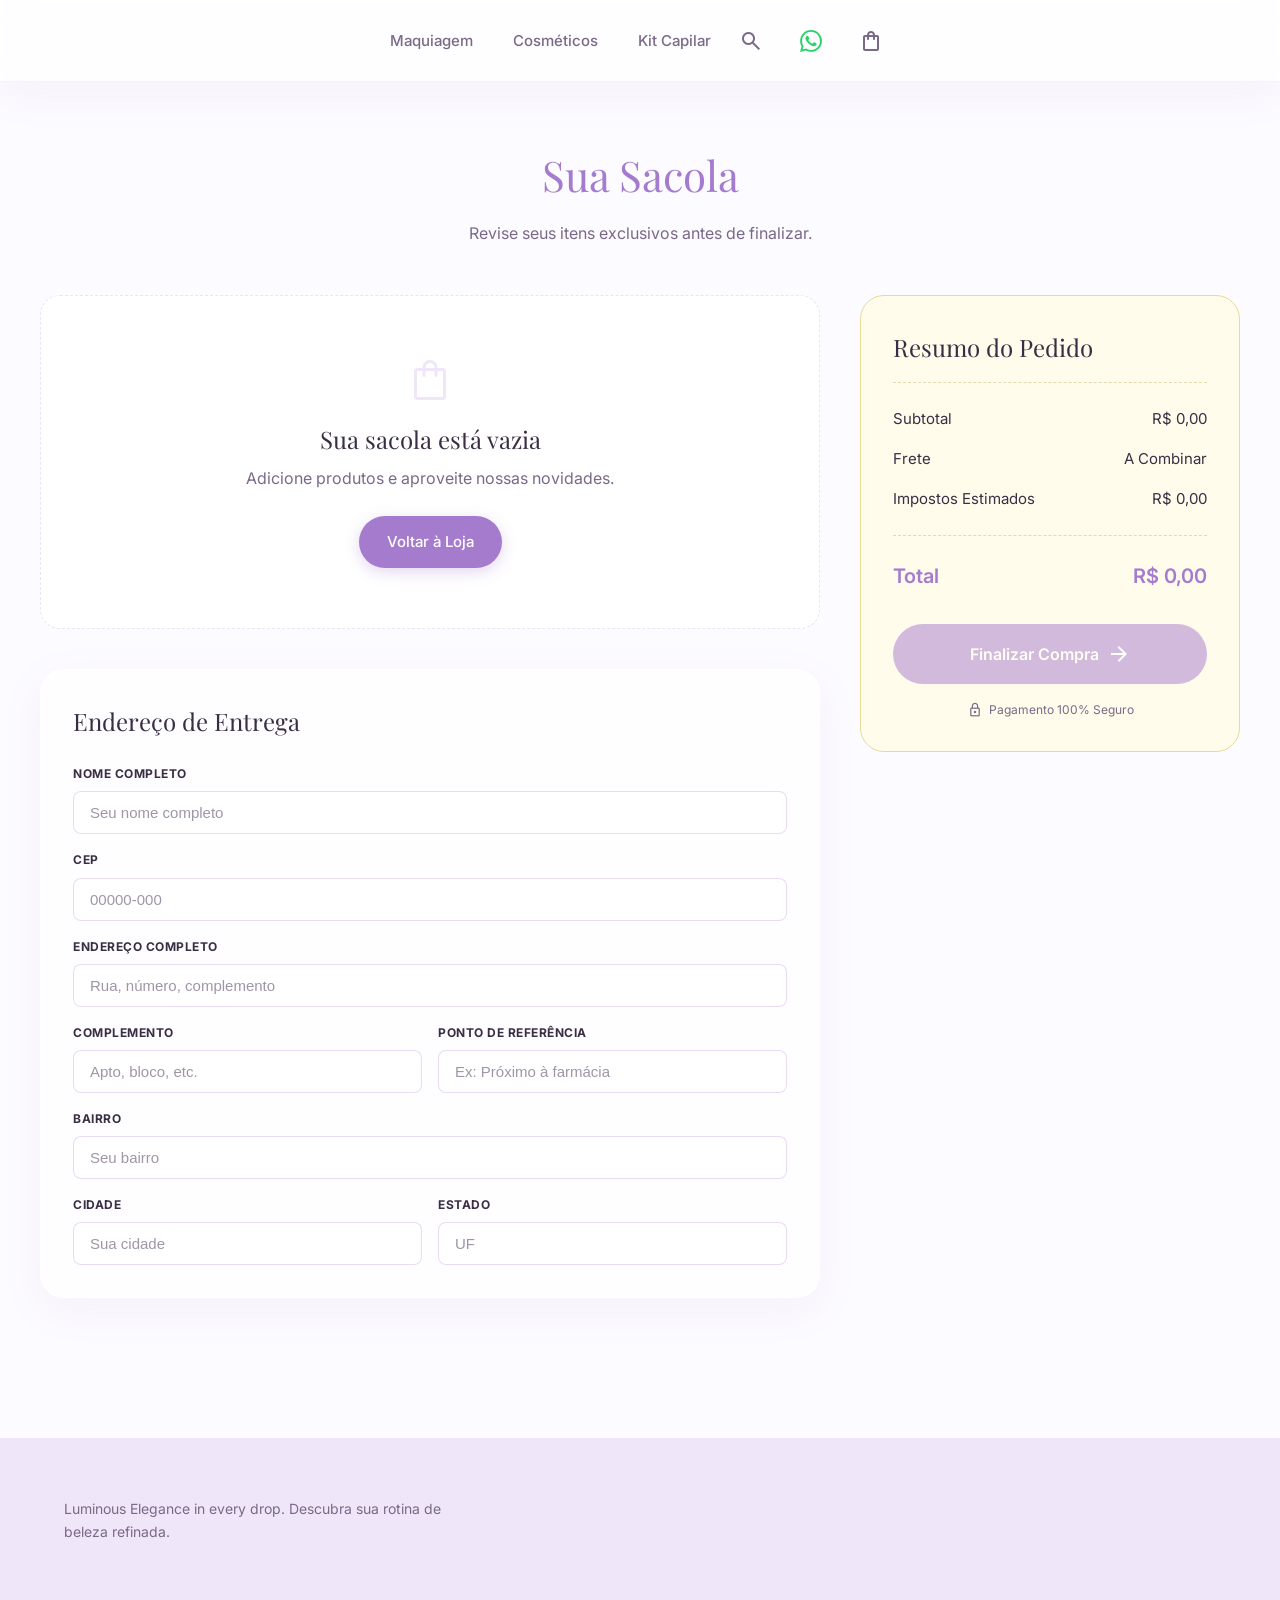
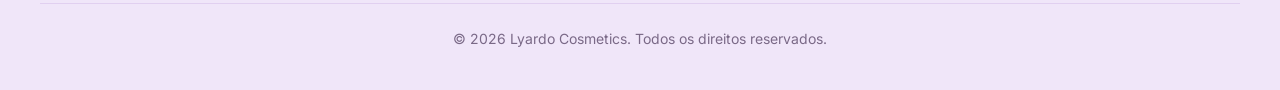
<file: cart.html>
<!DOCTYPE html>
<html lang="pt-BR">
<head>
    <meta charset="utf-8">
    <meta name="viewport" content="width=device-width, initial-scale=1.0">
    <title>Sua Sacola - Lyardo Cosmetics</title>
    
    <!-- Icons -->
    <link href="https://fonts.googleapis.com/css2?family=Material+Symbols+Outlined:wght,FILL@100..700,0..1&display=swap" rel="stylesheet">
    
    <!-- CSS -->
    <link rel="stylesheet" href="assets/css/style.css">
    <link rel="stylesheet" href="assets/css/cart.css">
</head>
<body>

    <!-- Header -->
    <header class="header glass">
        <div class="container header-inner">
            <nav class="nav-links">
                <a href="index.html" class="nav-link">Maquiagem</a>
                <a href="cosmeticos.html" class="nav-link">Cosméticos</a>
                <a href="kit-capilar.html" class="nav-link">Kit Capilar</a>
            </nav>
            <div class="header-actions">
                <button class="icon-btn"><span class="material-symbols-outlined">search</span></button>
                <a href="https://wa.me/5545988127886" target="_blank" rel="noopener noreferrer" title="Suporte via WhatsApp" class="icon-btn whatsapp-btn">
                    <svg xmlns="http://www.w3.org/2000/svg" viewBox="0 0 24 24" width="22" height="22" fill="currentColor"><path d="M17.472 14.382c-.297-.149-1.758-.867-2.03-.967-.273-.099-.471-.148-.67.15-.197.297-.767.966-.94 1.164-.173.199-.347.223-.644.075-.297-.15-1.255-.463-2.39-1.475-.883-.788-1.48-1.761-1.653-2.059-.173-.297-.018-.458.13-.606.134-.133.298-.347.446-.52.149-.174.198-.298.298-.497.099-.198.05-.371-.025-.52-.075-.149-.669-1.612-.916-2.207-.242-.579-.487-.5-.669-.51-.173-.008-.371-.01-.57-.01-.198 0-.52.074-.792.372-.272.297-1.04 1.016-1.04 2.479 0 1.462 1.065 2.875 1.213 3.074.149.198 2.096 3.2 5.077 4.487.709.306 1.262.489 1.694.625.712.227 1.36.195 1.871.118.571-.085 1.758-.719 2.006-1.413.248-.694.248-1.289.173-1.413-.074-.124-.272-.198-.57-.347m-5.421 7.403h-.004a9.87 9.87 0 01-5.031-1.378l-.361-.214-3.741.982.998-3.648-.235-.374a9.86 9.86 0 01-1.51-5.26c.001-5.45 4.436-9.884 9.888-9.884 2.64 0 5.122 1.03 6.988 2.898a9.825 9.825 0 012.893 6.994c-.003 5.45-4.437 9.884-9.885 9.884m8.413-18.297A11.815 11.815 0 0012.05 0C5.495 0 .16 5.335.157 11.892c0 2.096.547 4.142 1.588 5.945L.057 24l6.305-1.654a11.882 11.882 0 005.683 1.448h.005c6.554 0 11.89-5.335 11.893-11.893a11.821 11.821 0 00-3.48-8.413z"/></svg>
                </a>
                <a href="cart.html" class="cart-wrapper icon-btn">
                    <span class="material-symbols-outlined">shopping_bag</span>
                    <span class="cart-badge" id="cart-count">0</span>
                </a>
            </div>
        </div>
    </header>

    <main class="container cart-section">
        
        <div class="cart-header">
            <h1 class="cart-title serif">Sua Sacola</h1>
            <p class="cart-subtitle">Revise seus itens exclusivos antes de finalizar.</p>
        </div>

        <div class="cart-layout">
            
            <div class="cart-left-col" style="flex: 1; display: flex; flex-direction: column; gap: 40px;">
                <!-- Items -->
                <div class="cart-items-container" id="cart-items-container">
                    <!-- Rendered via JS -->
                </div>

                <!-- Address Form -->
                <div class="checkout-form-container glass" style="padding: 32px; border-radius: 24px;">
                    <h2 class="serif" style="font-size: 24px; color: var(--c-text-main); margin-bottom: 24px;">Endereço de Entrega</h2>
                    <form id="checkout-form" class="checkout-form">
                        <div class="form-group">
                            <label for="f-nome">NOME COMPLETO</label>
                            <input type="text" id="f-nome" required placeholder="Seu nome completo">
                        </div>
                        <div class="form-group">
                            <label for="f-cep">CEP</label>
                            <input type="text" id="f-cep" required placeholder="00000-000">
                        </div>
                        <div class="form-group">
                            <label for="f-endereco">ENDEREÇO COMPLETO</label>
                            <input type="text" id="f-endereco" required placeholder="Rua, número, complemento">
                        </div>
                        <div class="form-row">
                            <div class="form-group half">
                                <label for="f-complemento">COMPLEMENTO</label>
                                <input type="text" id="f-complemento" placeholder="Apto, bloco, etc.">
                            </div>
                            <div class="form-group half">
                                <label for="f-referencia">PONTO DE REFERÊNCIA</label>
                                <input type="text" id="f-referencia" placeholder="Ex: Próximo à farmácia">
                            </div>
                        </div>
                        <div class="form-group">
                            <label for="f-bairro">BAIRRO</label>
                            <input type="text" id="f-bairro" required placeholder="Seu bairro">
                        </div>
                        <div class="form-row">
                            <div class="form-group half">
                                <label for="f-cidade">CIDADE</label>
                                <input type="text" id="f-cidade" required placeholder="Sua cidade">
                            </div>
                            <div class="form-group half">
                                <label for="f-estado">ESTADO</label>
                                <input type="text" id="f-estado" required placeholder="UF">
                            </div>
                        </div>
                    </form>
                </div>
            </div>

            <!-- Summary -->
            <aside class="cart-sidebar">
                <div class="summary-card">
                    <h2 class="summary-title serif">Resumo do Pedido</h2>
                    
                    <div class="summary-row">
                        <span>Subtotal</span>
                        <span id="subtotal-display">R$ 0,00</span>
                    </div>
                    
                    <div class="summary-row">
                        <span>Frete</span>
                        <span>A Combinar</span>
                    </div>
                    
                    <div class="summary-row">
                        <span>Impostos Estimados</span>
                        <span id="tax-display">R$ 0,00</span>
                    </div>

                    <div class="summary-row total">
                        <span>Total</span>
                        <span id="total-display">R$ 0,00</span>
                    </div>

                    <button class="btn-checkout" id="checkout-btn">
                        Finalizar Compra
                        <span class="material-symbols-outlined">arrow_forward</span>
                    </button>

                    <p class="secure-msg">
                        <span class="material-symbols-outlined" style="font-size: 16px;">lock</span>
                        Pagamento 100% Seguro
                    </p>
                </div>
            </aside>
            
        </div>
    </main>

    <!-- Footer -->
    <footer class="footer">
        <div class="container footer-grid">
            <div class="footer-brand">
                <h3 class="logo">Lyardo Cosmetics</h3>
                <p>Luminous Elegance in every drop. Descubra sua rotina de beleza refinada.</p>
            </div>
            <!-- Outras colunas... omitidas para brevidade -->
        </div>
        <div class="container footer-bottom">
            &copy; 2026 Lyardo Cosmetics. Todos os direitos reservados.
        </div>
    </footer>

    <!-- Toast Container -->
    <div class="toast-container" id="toast-container"></div>

    <!-- Scripts -->
<script src="assets/js/script.js"></script>
<script src="assets/js/cart-store.js"></script>
<script src="assets/js/cart.js"></script>
</body>
</html>
</file>
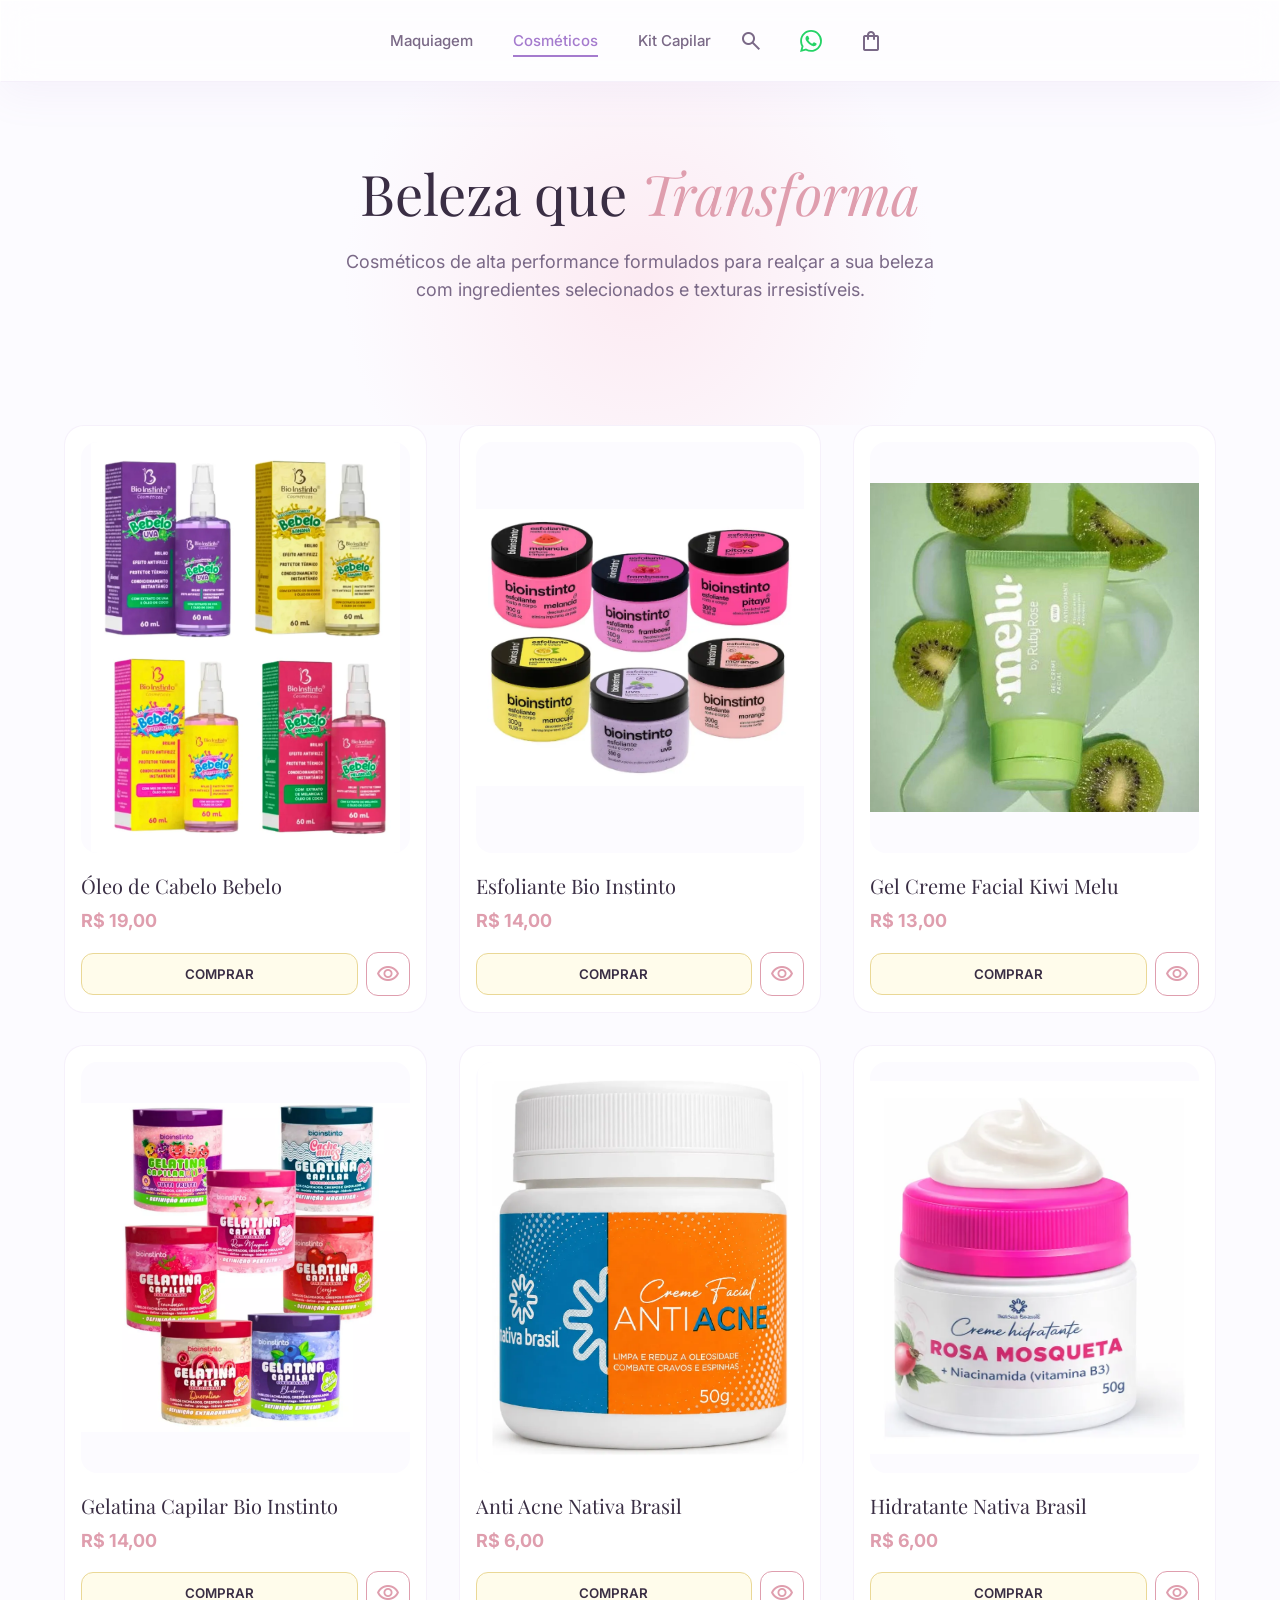
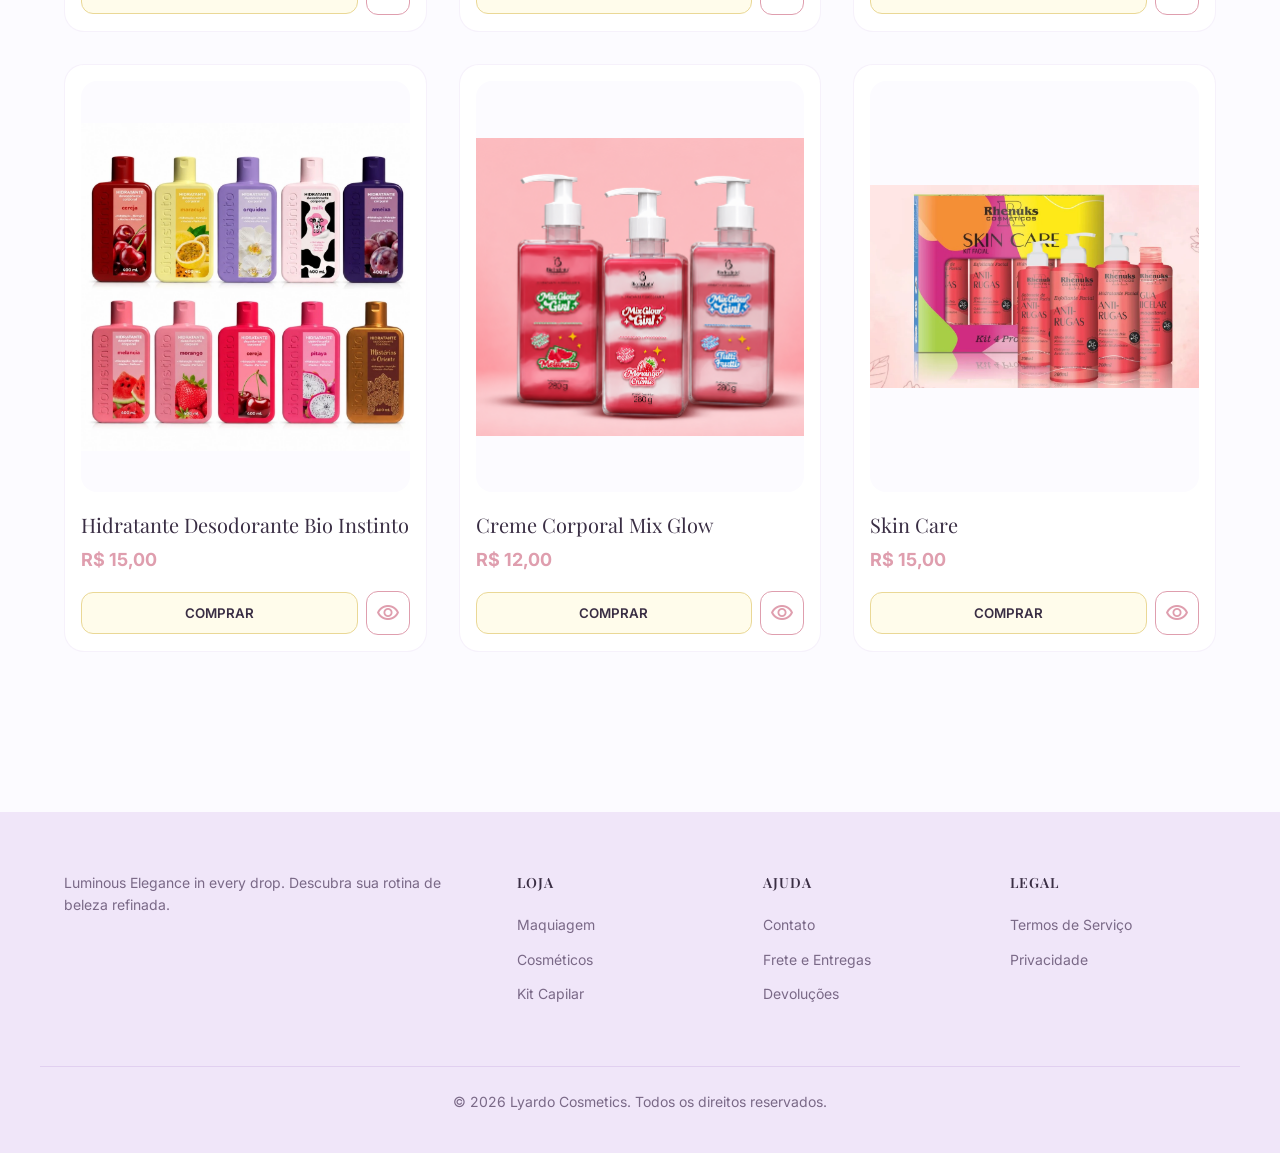
<file: cosmeticos.html>
﻿<!DOCTYPE html>
<html lang="pt-BR">
<head>
    <meta charset="utf-8">
    <meta name="viewport" content="width=device-width, initial-scale=1.0">
    <title>Cosméticos - Lyardo Cosmetics</title>
    <link href="https://fonts.googleapis.com/css2?family=Material+Symbols+Outlined:wght,FILL@100..700,0..1&display=swap" rel="stylesheet">
    <link rel="stylesheet" href="assets/css/style.css">
    <link rel="stylesheet" href="assets/css/index.css">
</head>
<body>

    <!-- Header -->
    <header class="header glass">
        <div class="container header-inner">
            <nav class="nav-links">
                <a href="index.html" class="nav-link">Maquiagem</a>
                <a href="cosmeticos.html" class="nav-link active">Cosméticos</a>
                <a href="kit-capilar.html" class="nav-link">Kit Capilar</a>
            </nav>
            <div class="header-actions">
                <button class="icon-btn"><span class="material-symbols-outlined">search</span></button>
                <a href="https://wa.me/5545988127886" target="_blank" rel="noopener noreferrer" title="Suporte via WhatsApp" class="icon-btn whatsapp-btn">
                    <svg xmlns="http://www.w3.org/2000/svg" viewBox="0 0 24 24" width="22" height="22" fill="currentColor"><path d="M17.472 14.382c-.297-.149-1.758-.867-2.03-.967-.273-.099-.471-.148-.67.15-.197.297-.767.966-.94 1.164-.173.199-.347.223-.644.075-.297-.15-1.255-.463-2.39-1.475-.883-.788-1.48-1.761-1.653-2.059-.173-.297-.018-.458.13-.606.134-.133.298-.347.446-.52.149-.174.198-.298.298-.497.099-.198.05-.371-.025-.52-.075-.149-.669-1.612-.916-2.207-.242-.579-.487-.5-.669-.51-.173-.008-.371-.01-.57-.01-.198 0-.52.074-.792.372-.272.297-1.04 1.016-1.04 2.479 0 1.462 1.065 2.875 1.213 3.074.149.198 2.096 3.2 5.077 4.487.709.306 1.262.489 1.694.625.712.227 1.36.195 1.871.118.571-.085 1.758-.719 2.006-1.413.248-.694.248-1.289.173-1.413-.074-.124-.272-.198-.57-.347m-5.421 7.403h-.004a9.87 9.87 0 01-5.031-1.378l-.361-.214-3.741.982.998-3.648-.235-.374a9.86 9.86 0 01-1.51-5.26c.001-5.45 4.436-9.884 9.888-9.884 2.64 0 5.122 1.03 6.988 2.898a9.825 9.825 0 012.893 6.994c-.003 5.45-4.437 9.884-9.885 9.884m8.413-18.297A11.815 11.815 0 0012.05 0C5.495 0 .16 5.335.157 11.892c0 2.096.547 4.142 1.588 5.945L.057 24l6.305-1.654a11.882 11.882 0 005.683 1.448h.005c6.554 0 11.89-5.335 11.893-11.893a11.821 11.821 0 00-3.48-8.413z"/></svg>
                </a>
                <a href="cart.html" class="cart-wrapper icon-btn">
                    <span class="material-symbols-outlined">shopping_bag</span>
                    <span class="cart-badge" id="cart-count">0</span>
                </a>
            </div>
        </div>
    </header>

    <main class="container">
        <!-- Hero -->
        <section class="hero">
            <div class="hero-bg-glow" style="background: radial-gradient(circle, rgba(252, 210, 223, 0.4) 0%, rgba(255,255,255,0) 70%);"></div>
            <h1 class="hero-title">Beleza que <span style="color: var(--c-pink-dark);">Transforma</span></h1>
            <p class="hero-subtitle">Cosméticos de alta performance formulados para realçar a sua beleza com ingredientes selecionados e texturas irresistíveis.</p>
        </section>

        <!-- Layout -->
        <div class="home-layout">
            <!-- Sidebar -->
            <aside class="sidebar">
                <div class="filter-card glass">
                    <h2 class="filter-title">Categorias</h2>
                    <ul class="filter-list">
                        <li><label class="checkbox-label"><input type="checkbox" checked class="custom-checkbox"><span>Todos</span></label></li>
                        <li><label class="checkbox-label"><input type="checkbox" class="custom-checkbox"><span>Cabelo</span></label></li>
                        <li><label class="checkbox-label"><input type="checkbox" class="custom-checkbox"><span>Corpo</span></label></li>
                        <li><label class="checkbox-label"><input type="checkbox" class="custom-checkbox"><span>Skincare</span></label></li>
                    </ul>
                </div>
            </aside>

            <!-- Grid Cosméticos -->
            <div class="product-grid">

                <!-- sk1 - Óleo de Cabelo Bebelo (Variações) -->
                <div class="product-card" data-id="sk1" data-name="Óleo de Cabelo Bebelo" data-price="19" data-img="assets/images/oleo para cebelo bebelo.webp" data-variants="Uva,Melancia,Tuti Fruto,Banana">
                    <div class="product-image-wrap">
                        <div class="product-badge"><span class="badge badge-pink">4 Sabores</span></div>
                        <button class="fav-btn"><span class="material-symbols-outlined" style="font-variation-settings: 'FILL' 0;">favorite</span></button>
                        <a href="product.html?id=sk1" style="display:block;width:100%;height:100%;position:absolute;top:0;left:0;z-index:1;">
                            <img src="assets/images/oleo para cebelo bebelo.webp" alt="Óleo de Cabelo Bebelo" style="width:100%;height:100%;object-fit:contain;">
                        </a>
                    </div>
                    <div class="product-info">
                        <span class="product-category">Cabelo</span>
                        <a href="product.html?id=sk1" style="text-decoration:none;"><h3 class="product-name serif">Óleo de Cabelo Bebelo</h3></a>
                        <span class="product-price">R$ 19,00</span>
                        <div class="product-actions">
                            <button class="add-btn add-to-cart-quick">COMPRAR</button>
                            <a href="product.html?id=sk1" class="view-btn" title="Visualizar Produto"><span class="material-symbols-outlined">visibility</span></a>
                        </div>
                    </div>
                </div>

                <!-- sk2 - Esfoliante Bio Instinto (Variações) -->
                <div class="product-card" data-id="sk2" data-name="Esfoliante Bio Instinto" data-price="14" data-img="assets/images/Esfoliante Bio Instinto capa.webp" data-variants="Framboesa,Morango,Maracujá,Cereja">
                    <div class="product-image-wrap">
                        <div class="product-badge"><span class="badge badge-yellow">4 Sabores</span></div>
                        <button class="fav-btn"><span class="material-symbols-outlined" style="font-variation-settings: 'FILL' 0;">favorite</span></button>
                        <a href="product.html?id=sk2" style="display:block;width:100%;height:100%;position:absolute;top:0;left:0;z-index:1;">
                            <img src="assets/images/Esfoliante Bio Instinto capa.webp" alt="Esfoliante Bio Instinto" style="width:100%;height:100%;object-fit:contain;">
                        </a>
                    </div>
                    <div class="product-info">
                        <span class="product-category">Corpo</span>
                        <a href="product.html?id=sk2" style="text-decoration:none;"><h3 class="product-name serif">Esfoliante Bio Instinto</h3></a>
                        <span class="product-price">R$ 14,00</span>
                        <div class="product-actions">
                            <button class="add-btn add-to-cart-quick">COMPRAR</button>
                            <a href="product.html?id=sk2" class="view-btn" title="Visualizar Produto"><span class="material-symbols-outlined">visibility</span></a>
                        </div>
                    </div>
                </div>

                <!-- sk3 - Gel Creme Facial Kiwi Melu -->
                <div class="product-card" data-id="sk3" data-name="Gel Creme Facial Kiwi Melu" data-price="13" data-img="assets/images/Gel Creme Facial Kiwi Melu.webp">
                    <div class="product-image-wrap">
                        <div class="product-badge"><span class="badge badge-pink">Novo</span></div>
                        <button class="fav-btn"><span class="material-symbols-outlined" style="font-variation-settings: 'FILL' 0;">favorite</span></button>
                        <a href="product.html?id=sk3" style="display:block;width:100%;height:100%;position:absolute;top:0;left:0;z-index:1;">
                            <img src="assets/images/Gel Creme Facial Kiwi Melu.webp" alt="Gel Creme Facial Kiwi Melu" style="width:100%;height:100%;object-fit:contain;">
                        </a>
                    </div>
                    <div class="product-info">
                        <span class="product-category">Skincare</span>
                        <a href="product.html?id=sk3" style="text-decoration:none;"><h3 class="product-name serif">Gel Creme Facial Kiwi Melu</h3></a>
                        <span class="product-price">R$ 13,00</span>
                        <div class="product-actions">
                            <button class="add-btn add-to-cart-quick">COMPRAR</button>
                            <a href="product.html?id=sk3" class="view-btn" title="Visualizar Produto"><span class="material-symbols-outlined">visibility</span></a>
                        </div>
                    </div>
                </div>

                <!-- sk4 - Gelatina Capilar Bio Instinto (Variações) -->
                <div class="product-card" data-id="sk4" data-name="Gelatina Capilar Bio Instinto" data-price="14" data-img="assets/images/Gelatina Capilar Bio Instinto  capa.webp" data-variants="Rosa Mosqueta,Cereja,Framboesa">
                    <div class="product-image-wrap">
                        <div class="product-badge"><span class="badge badge-yellow">3 Sabores</span></div>
                        <button class="fav-btn"><span class="material-symbols-outlined" style="font-variation-settings: 'FILL' 0;">favorite</span></button>
                        <a href="product.html?id=sk4" style="display:block;width:100%;height:100%;position:absolute;top:0;left:0;z-index:1;">
                            <img src="assets/images/Gelatina Capilar Bio Instinto  capa.webp" alt="Gelatina Capilar Bio Instinto" style="width:100%;height:100%;object-fit:contain;">
                        </a>
                    </div>
                    <div class="product-info">
                        <span class="product-category">Cabelo</span>
                        <a href="product.html?id=sk4" style="text-decoration:none;"><h3 class="product-name serif">Gelatina Capilar Bio Instinto</h3></a>
                        <span class="product-price">R$ 14,00</span>
                        <div class="product-actions">
                            <button class="add-btn add-to-cart-quick">COMPRAR</button>
                            <a href="product.html?id=sk4" class="view-btn" title="Visualizar Produto"><span class="material-symbols-outlined">visibility</span></a>
                        </div>
                    </div>
                </div>

                <!-- sk5 - Anti Acne Nativa Brasil -->
                <div class="product-card" data-id="sk5" data-name="Anti Acne Nativa Brasil" data-price="6" data-img="assets/images/Anti Acne Nativa Brasil.webp">
                    <div class="product-image-wrap">
                        <button class="fav-btn"><span class="material-symbols-outlined" style="font-variation-settings: 'FILL' 0;">favorite</span></button>
                        <a href="product.html?id=sk5" style="display:block;width:100%;height:100%;position:absolute;top:0;left:0;z-index:1;">
                            <img src="assets/images/Anti Acne Nativa Brasil.webp" alt="Anti Acne Nativa Brasil" style="width:100%;height:100%;object-fit:contain;">
                        </a>
                    </div>
                    <div class="product-info">
                        <span class="product-category">Skincare</span>
                        <a href="product.html?id=sk5" style="text-decoration:none;"><h3 class="product-name serif">Anti Acne Nativa Brasil</h3></a>
                        <span class="product-price">R$ 6,00</span>
                        <div class="product-actions">
                            <button class="add-btn add-to-cart-quick">COMPRAR</button>
                            <a href="product.html?id=sk5" class="view-btn" title="Visualizar Produto"><span class="material-symbols-outlined">visibility</span></a>
                        </div>
                    </div>
                </div>

                <!-- sk6 - Creme Hidratante Nativa Brasil Rosa Mosqueta -->
                <div class="product-card" data-id="sk6" data-name="Creme Hidratante Nativa Brasil Rosa Mosqueta" data-price="6" data-img="assets/images/Hidratante Nativa Brasil.webp">
                    <div class="product-image-wrap">
                        <button class="fav-btn"><span class="material-symbols-outlined" style="font-variation-settings: 'FILL' 0;">favorite</span></button>
                        <a href="product.html?id=sk6" style="display:block;width:100%;height:100%;position:absolute;top:0;left:0;z-index:1;">
                            <img src="assets/images/Hidratante Nativa Brasil.webp" alt="Creme Hidratante Nativa Brasil" style="width:100%;height:100%;object-fit:contain;">
                        </a>
                    </div>
                    <div class="product-info">
                        <span class="product-category">Skincare</span>
                        <a href="product.html?id=sk6" style="text-decoration:none;"><h3 class="product-name serif">Hidratante Nativa Brasil</h3></a>
                        <span class="product-price">R$ 6,00</span>
                        <div class="product-actions">
                            <button class="add-btn add-to-cart-quick">COMPRAR</button>
                            <a href="product.html?id=sk6" class="view-btn" title="Visualizar Produto"><span class="material-symbols-outlined">visibility</span></a>
                        </div>
                    </div>
                </div>

                <!-- sk7 - Hidratante Desodorante Bio Instinto (Variações) -->
                <div class="product-card" data-id="sk7" data-name="Hidratante Desodorante Bio Instinto" data-price="15" data-img="assets/images/Hidratante Desodorante Bio Instinto capa.webp" data-variants="Milk,Maracujá,Morango,Orquídea,Vanilla">
                    <div class="product-image-wrap">
                        <div class="product-badge"><span class="badge badge-pink">5 Sabores</span></div>
                        <button class="fav-btn"><span class="material-symbols-outlined" style="font-variation-settings: 'FILL' 0;">favorite</span></button>
                        <a href="product.html?id=sk7" style="display:block;width:100%;height:100%;position:absolute;top:0;left:0;z-index:1;">
                            <img src="assets/images/Hidratante Desodorante Bio Instinto capa.webp" alt="Hidratante Desodorante Bio Instinto" style="width:100%;height:100%;object-fit:contain;">
                        </a>
                    </div>
                    <div class="product-info">
                        <span class="product-category">Corpo</span>
                        <a href="product.html?id=sk7" style="text-decoration:none;"><h3 class="product-name serif">Hidratante Desodorante Bio Instinto</h3></a>
                        <span class="product-price">R$ 15,00</span>
                        <div class="product-actions">
                            <button class="add-btn add-to-cart-quick">COMPRAR</button>
                            <a href="product.html?id=sk7" class="view-btn" title="Visualizar Produto"><span class="material-symbols-outlined">visibility</span></a>
                        </div>
                    </div>
                </div>

                <!-- sk8 - Creme Corporal Mix Glow (Variações) -->
                <div class="product-card" data-id="sk8" data-name="Creme Corporal Mix Glow" data-price="12" data-img="assets/images/capa mixglow.png" data-variants="Vital Bumbum,Corpo Mix Glow,Snakrw,Tuti Fruto,Melancia,Morango">
                    <div class="product-image-wrap">
                        <div class="product-badge"><span class="badge badge-yellow">6 Versões</span></div>
                        <button class="fav-btn"><span class="material-symbols-outlined" style="font-variation-settings: 'FILL' 0;">favorite</span></button>
                        <a href="product.html?id=sk8" style="display:block;width:100%;height:100%;position:absolute;top:0;left:0;z-index:1;">
                            <img src="assets/images/capa mixglow.png" alt="Creme Corporal Mix Glow" style="width:100%;height:100%;object-fit:contain;">
                        </a>
                    </div>
                    <div class="product-info">
                        <span class="product-category">Corpo</span>
                        <a href="product.html?id=sk8" style="text-decoration:none;"><h3 class="product-name serif">Creme Corporal Mix Glow</h3></a>
                        <span class="product-price">R$ 12,00</span>
                        <div class="product-actions">
                            <button class="add-btn add-to-cart-quick">COMPRAR</button>
                            <a href="product.html?id=sk8" class="view-btn" title="Visualizar Produto"><span class="material-symbols-outlined">visibility</span></a>
                        </div>
                    </div>
                </div>
                <!-- sk9 - SÃ©rum Skincare Sincara -->
                <div class="product-card" data-id="sk9" data-name="Skin Care" data-price="15" data-img="assets/images/sincara antiruga.webp" data-variants="Ãcido LÃ¡tico,Acnow Control,Antioleosidade,Antirruga,Idade Control,Niacinamida,Rosa Mosqueta,Tuti Fruti">
                    <div class="product-image-wrap">
                        <div class="product-badge"><span class="badge badge-pink">Novo</span></div>
                        <button class="fav-btn"><span class="material-symbols-outlined" style="font-variation-settings: 'FILL' 0;">favorite</span></button>
                        <a href="product.html?id=sk9" style="display:block;width:100%;height:100%;position:absolute;top:0;left:0;z-index:1;">
                            <img src="assets/images/sincara antiruga.webp" alt="SÃ©rum Skincare Sincara" style="width:100%;height:100%;object-fit:contain;">
                        </a>
                    </div>
                    <div class="product-info">
                        <span class="product-category">Skincare</span>
                        <a href="product.html?id=sk9" style="text-decoration:none;"><h3 class="product-name serif">Skin Care</h3></a>
                        <span class="product-price">R$ 15,00</span>
                        <div class="product-actions">
                            <button class="add-btn add-to-cart-quick">COMPRAR</button>
                            <a href="product.html?id=sk9" class="view-btn" title="Visualizar Produto"><span class="material-symbols-outlined">visibility</span></a>
                        </div>
                    </div>
                </div>

            </div>
        </div>
    </main>

    <!-- Footer -->
    <footer class="footer">
        <div class="container footer-grid">
            <div class="footer-brand">
                <h3 class="logo">Lyardo Cosmetics</h3>
                <p>Luminous Elegance in every drop. Descubra sua rotina de beleza refinada.</p>
            </div>
            <div class="footer-col">
                <h4>Loja</h4>
                <div class="footer-links">
                    <a href="index.html">Maquiagem</a>
                    <a href="cosmeticos.html">Cosméticos</a>
                    <a href="kit-capilar.html">Kit Capilar</a>
                </div>
            </div>
            <div class="footer-col">
                <h4>Ajuda</h4>
                <div class="footer-links">
                    <a href="#">Contato</a>
                    <a href="#">Frete e Entregas</a>
                    <a href="#">Devoluções</a>
                </div>
            </div>
            <div class="footer-col">
                <h4>Legal</h4>
                <div class="footer-links">
                    <a href="#">Termos de Serviço</a>
                    <a href="#">Privacidade</a>
                </div>
            </div>
        </div>
        <div class="container footer-bottom">
            &copy; 2026 Lyardo Cosmetics. Todos os direitos reservados.
        </div>
    </footer>

    <div class="toast-container" id="toast-container"></div>
    <script src="assets/js/cart-store.js"></script>
    <script src="assets/js/script.js"></script>
</body>
</html>
</file>
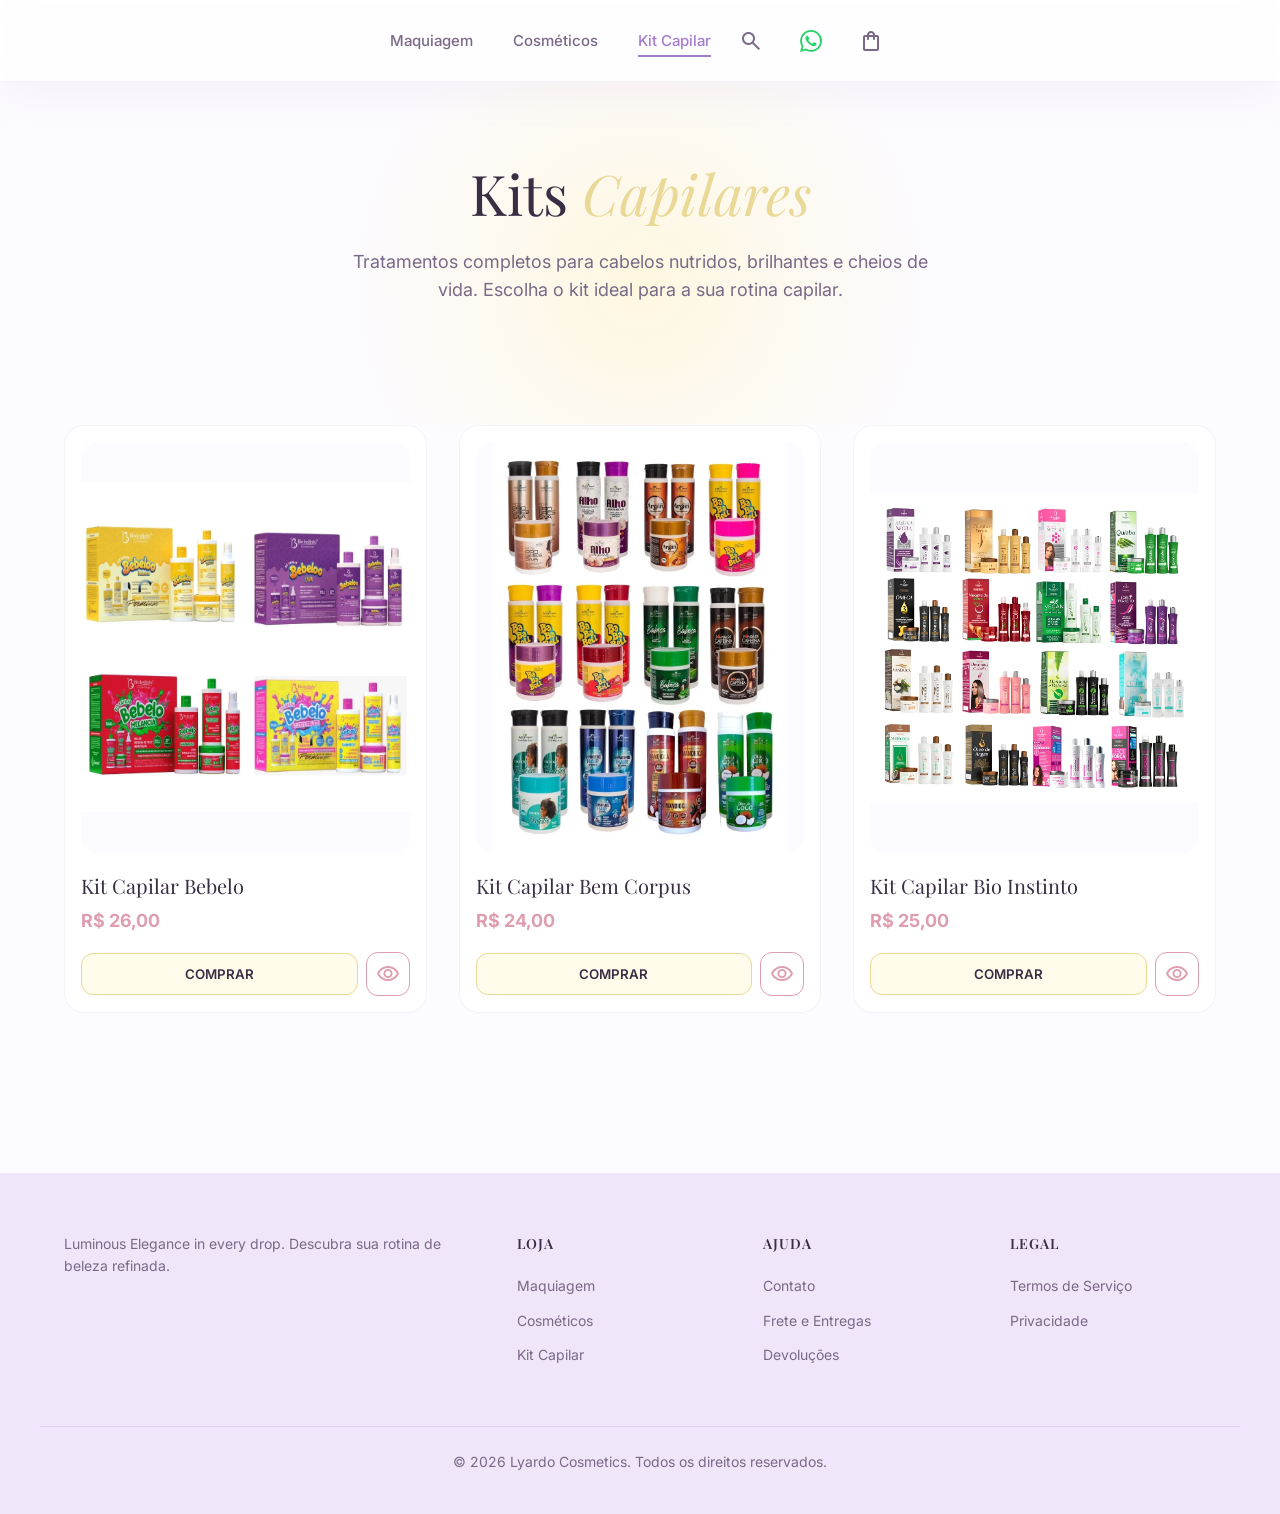
<file: kit-capilar.html>
﻿<!DOCTYPE html>
<html lang="pt-BR">
<head>
    <meta charset="utf-8">
    <meta name="viewport" content="width=device-width, initial-scale=1.0">
    <title>Kit Capilar - Lyardo Cosmetics</title>
    <link href="https://fonts.googleapis.com/css2?family=Material+Symbols+Outlined:wght,FILL@100..700,0..1&display=swap" rel="stylesheet">
    <link rel="stylesheet" href="assets/css/style.css">
    <link rel="stylesheet" href="assets/css/index.css">
</head>
<body>

    <!-- Header -->
    <header class="header glass">
        <div class="container header-inner">
            <nav class="nav-links">
                <a href="index.html" class="nav-link">Maquiagem</a>
                <a href="cosmeticos.html" class="nav-link">Cosméticos</a>
                <a href="kit-capilar.html" class="nav-link active">Kit Capilar</a>
            </nav>
            <div class="header-actions">
                <button class="icon-btn"><span class="material-symbols-outlined">search</span></button>
                <a href="https://wa.me/5545988127886" target="_blank" rel="noopener noreferrer" title="Suporte via WhatsApp" class="icon-btn whatsapp-btn">
                    <svg xmlns="http://www.w3.org/2000/svg" viewBox="0 0 24 24" width="22" height="22" fill="currentColor"><path d="M17.472 14.382c-.297-.149-1.758-.867-2.03-.967-.273-.099-.471-.148-.67.15-.197.297-.767.966-.94 1.164-.173.199-.347.223-.644.075-.297-.15-1.255-.463-2.39-1.475-.883-.788-1.48-1.761-1.653-2.059-.173-.297-.018-.458.13-.606.134-.133.298-.347.446-.52.149-.174.198-.298.298-.497.099-.198.05-.371-.025-.52-.075-.149-.669-1.612-.916-2.207-.242-.579-.487-.5-.669-.51-.173-.008-.371-.01-.57-.01-.198 0-.52.074-.792.372-.272.297-1.04 1.016-1.04 2.479 0 1.462 1.065 2.875 1.213 3.074.149.198 2.096 3.2 5.077 4.487.709.306 1.262.489 1.694.625.712.227 1.36.195 1.871.118.571-.085 1.758-.719 2.006-1.413.248-.694.248-1.289.173-1.413-.074-.124-.272-.198-.57-.347m-5.421 7.403h-.004a9.87 9.87 0 01-5.031-1.378l-.361-.214-3.741.982.998-3.648-.235-.374a9.86 9.86 0 01-1.51-5.26c.001-5.45 4.436-9.884 9.888-9.884 2.64 0 5.122 1.03 6.988 2.898a9.825 9.825 0 012.893 6.994c-.003 5.45-4.437 9.884-9.885 9.884m8.413-18.297A11.815 11.815 0 0012.05 0C5.495 0 .16 5.335.157 11.892c0 2.096.547 4.142 1.588 5.945L.057 24l6.305-1.654a11.882 11.882 0 005.683 1.448h.005c6.554 0 11.89-5.335 11.893-11.893a11.821 11.821 0 00-3.48-8.413z"/></svg>
                </a>
                <a href="cart.html" class="cart-wrapper icon-btn">
                    <span class="material-symbols-outlined">shopping_bag</span>
                    <span class="cart-badge" id="cart-count">0</span>
                </a>
            </div>
        </div>
    </header>

    <main class="container">
        <!-- Hero -->
        <section class="hero">
            <div class="hero-bg-glow" style="background: radial-gradient(circle, rgba(255,245,204,0.6) 0%, rgba(255,255,255,0) 70%);"></div>
            <h1 class="hero-title">Kits <span style="color: var(--c-yellow-dark);">Capilares</span></h1>
            <p class="hero-subtitle">Tratamentos completos para cabelos nutridos, brilhantes e cheios de vida. Escolha o kit ideal para a sua rotina capilar.</p>
        </section>

        <!-- Layout -->
        <div class="home-layout">
            <!-- Sidebar -->
            <aside class="sidebar">
                <div class="filter-card glass">
                    <h2 class="filter-title">Filtre por</h2>
                    <ul class="filter-list">
                        <li><label class="checkbox-label"><input type="checkbox" checked class="custom-checkbox"><span>Todos os Kits</span></label></li>
                        <li><label class="checkbox-label"><input type="checkbox" class="custom-checkbox"><span>Kit Bebelo</span></label></li>
                        <li><label class="checkbox-label"><input type="checkbox" class="custom-checkbox"><span>Kit Bem Corpus</span></label></li>
                        <li><label class="checkbox-label"><input type="checkbox" class="custom-checkbox"><span>Kit Bio Instinto</span></label></li>
                    </ul>
                </div>
            </aside>

            <!-- Kit Grid -->
            <div class="product-grid">

                <!-- Kit Capilar 1 - Bebelo (Variações de Sabor) -->
                <div class="product-card" data-id="kt1" data-name="Kit Capilar Bebelo" data-price="26" data-img="assets/images/Kit Capilar Bebelo capa.webp" data-variants="Tuti Fruto,Melancia,Banana,Uva">
                    <div class="product-image-wrap">
                        <div class="product-badge"><span class="badge badge-pink">4 Sabores</span></div>
                        <button class="fav-btn"><span class="material-symbols-outlined" style="font-variation-settings: 'FILL' 0;">favorite</span></button>
                        <a href="product.html?id=kt1" style="display:block;width:100%;height:100%;position:absolute;top:0;left:0;z-index:1;">
                            <img src="assets/images/Kit Capilar Bebelo capa.webp" alt="Kit Capilar Bebelo" style="width:100%;height:100%;object-fit:contain;">
                        </a>
                    </div>
                    <div class="product-info">
                        <span class="product-category">Kit Capilar</span>
                        <a href="product.html?id=kt1" style="text-decoration:none;"><h3 class="product-name serif">Kit Capilar Bebelo</h3></a>
                        <span class="product-price">R$ 26,00</span>
                        <div class="product-actions">
                            <button class="add-btn add-to-cart-quick">COMPRAR</button>
                            <a href="product.html?id=kt1" class="view-btn" title="Visualizar Produto"><span class="material-symbols-outlined">visibility</span></a>
                        </div>
                    </div>
                </div>

                <!-- Kit Capilar 2 - Bem Corpus -->
                <div class="product-card" data-id="kt2" data-name="Kit Capilar Bem Corpus" data-price="24" data-img="assets/images/Kit Capilar Bem Corpus capap.webp" data-variants="Leite Pós Progressiva,Óleo de Coco">
                    <div class="product-image-wrap">
                        <div class="product-badge"><span class="badge badge-yellow">Kit Completo</span></div>
                        <button class="fav-btn"><span class="material-symbols-outlined" style="font-variation-settings: 'FILL' 0;">favorite</span></button>
                        <a href="product.html?id=kt2" style="display:block;width:100%;height:100%;position:absolute;top:0;left:0;z-index:1;">
                            <img src="assets/images/Kit Capilar Bem Corpus capap.webp" alt="Kit Capilar Bem Corpus" style="width:100%;height:100%;object-fit:contain;">
                        </a>
                    </div>
                    <div class="product-info">
                        <span class="product-category">Kit Capilar</span>
                        <a href="product.html?id=kt2" style="text-decoration:none;"><h3 class="product-name serif">Kit Capilar Bem Corpus</h3></a>
                        <span class="product-price">R$ 24,00</span>
                        <div class="product-actions">
                            <button class="add-btn add-to-cart-quick">COMPRAR</button>
                            <a href="product.html?id=kt2" class="view-btn" title="Visualizar Produto"><span class="material-symbols-outlined">visibility</span></a>
                        </div>
                    </div>
                </div>

                <!-- Kit Capilar 3 - Bio Instinto (Variações) -->
                <div class="product-card" data-id="kt3" data-name="Kit Capilar Bio Instinto" data-price="25" data-img="assets/images/Kit Capilar Bio Instinto capa.webp" data-variants="Caché Amos,Descansa Cabelo,Óleo de Argan,Liso com Força,Mamona e Babosa">
                    <div class="product-image-wrap">
                        <div class="product-badge"><span class="badge badge-pink">5 Linhas</span></div>
                        <button class="fav-btn"><span class="material-symbols-outlined" style="font-variation-settings: 'FILL' 0;">favorite</span></button>
                        <a href="product.html?id=kt3" style="display:block;width:100%;height:100%;position:absolute;top:0;left:0;z-index:1;">
                            <img src="assets/images/Kit Capilar Bio Instinto capa.webp" alt="Kit Capilar Bio Instinto" style="width:100%;height:100%;object-fit:contain;">
                        </a>
                    </div>
                    <div class="product-info">
                        <span class="product-category">Kit Capilar</span>
                        <a href="product.html?id=kt3" style="text-decoration:none;"><h3 class="product-name serif">Kit Capilar Bio Instinto</h3></a>
                        <span class="product-price">R$ 25,00</span>
                        <div class="product-actions">
                            <button class="add-btn add-to-cart-quick">COMPRAR</button>
                            <a href="product.html?id=kt3" class="view-btn" title="Visualizar Produto"><span class="material-symbols-outlined">visibility</span></a>
                        </div>
                    </div>
                </div>

            </div>
        </div>
    </main>

    <!-- Footer -->
    <footer class="footer">
        <div class="container footer-grid">
            <div class="footer-brand">
                <h3 class="logo">Lyardo Cosmetics</h3>
                <p>Luminous Elegance in every drop. Descubra sua rotina de beleza refinada.</p>
            </div>
            <div class="footer-col">
                <h4>Loja</h4>
                <div class="footer-links">
                    <a href="index.html">Maquiagem</a>
                    <a href="cosmeticos.html">Cosméticos</a>
                    <a href="kit-capilar.html">Kit Capilar</a>
                </div>
            </div>
            <div class="footer-col">
                <h4>Ajuda</h4>
                <div class="footer-links">
                    <a href="#">Contato</a>
                    <a href="#">Frete e Entregas</a>
                    <a href="#">Devoluções</a>
                </div>
            </div>
            <div class="footer-col">
                <h4>Legal</h4>
                <div class="footer-links">
                    <a href="#">Termos de Serviço</a>
                    <a href="#">Privacidade</a>
                </div>
            </div>
        </div>
        <div class="container footer-bottom">
            &copy; 2026 Lyardo Cosmetics. Todos os direitos reservados.
        </div>
    </footer>

    <div class="toast-container" id="toast-container"></div>
    <script src="assets/js/cart-store.js"></script>
    <script src="assets/js/script.js"></script>
</body>
</html>
</file>
<file: assets/css/style.css>
﻿@import url('https://fonts.googleapis.com/css2?family=Inter:wght@300;400;500;600&family=Playfair+Display:ital,wght@0,400;0,600;1,400;1,600&display=swap');

:root {
    /* Color Palette */
    --c-white: #ffffff;
    --c-bg: #FCFBFF; /* Very slight purple tint for white background */
    --c-text-main: #3A2E44; /* Dark purple/gray for text */
    --c-text-muted: #7A6987;
    
    /* Roxo Pastel (Pastel Purple) */
    --c-purple-light: #F0E6F9;
    --c-purple: #D3B8E8;
    --c-purple-dark: #A57BCE;
    
    /* Amarelo Pastel Amanteigado (Buttery Pastel Yellow) */
    --c-yellow-light: #FFFCEB;
    --c-yellow: #FFF5CC;
    --c-yellow-dark: #EAD896;

    /* Rosa Pastel (Pastel Pink) */
    --c-pink-light: #FFE6EE;
    --c-pink: #FCD2DF;
    --c-pink-dark: #DF9EAE;

    /* Typography */
    --font-sans: 'Inter', sans-serif;
    --font-serif: 'Playfair Display', serif;

    /* Spacing & Sizes */
    --container: 1200px;
    --px: 24px;
    --py: 48px;
    
    /* Shadows */
    --shadow-soft: 0 12px 40px rgba(165, 123, 206, 0.08);
    --shadow-hover: 0 20px 50px rgba(165, 123, 206, 0.15);
}

/* Reset */
*, *::before, *::after {
    box-sizing: border-box;
    margin: 0;
    padding: 0;
}

html {
    overflow-x: hidden;
}

body {
    font-family: var(--font-sans);
    color: var(--c-text-main);
    background-color: var(--c-bg);
    line-height: 1.6;
    -webkit-font-smoothing: antialiased;
    min-height: 100vh;
    display: flex;
    flex-direction: column;
}

::selection {
    background-color: var(--c-purple);
    color: var(--c-white);
}

a {
    text-decoration: none;
    color: inherit;
    transition: all 0.3s ease;
}

button {
    border: none;
    background: none;
    font-family: inherit;
    cursor: pointer;
    outline: none;
}

ul {
    list-style: none;
}

/* Typography Classes */
h1, h2, h3, h4, .serif {
    font-family: var(--font-serif);
    font-weight: 400;
}

/* Layout Utilities */
.container {
    width: 100%;
    max-width: var(--container);
    margin: 0 auto;
    padding: 0 var(--px);
}

/* Glassmorphism */
.glass {
    background: rgba(255, 255, 255, 0.6);
    backdrop-filter: blur(16px);
    -webkit-backdrop-filter: blur(16px);
    border: 1px solid rgba(255, 255, 255, 0.8);
    box-shadow: var(--shadow-soft);
}

/* Header */
.header {
    position: relative;
    border-bottom: 1px solid rgba(211, 184, 232, 0.2);
    pointer-events: auto;
    z-index: 1000;
}

.header-inner {
    display: flex;
    justify-content: center;
    align-items: center;
    height: 80px;
    gap: 20px;
}

.logo {
    font-family: var(--font-serif);
    font-size: 28px;
    font-style: italic;
    color: var(--c-purple-dark);
    letter-spacing: -0.5px;
    display: none;
}

.nav-links {
    display: flex;
    gap: 40px;
}

.mobile-menu-btn {
    display: none !important;
}

@media (max-width: 768px) {
    .nav-links {
        position: fixed;
        top: 80px; /* Header height */
        left: -100%;
        width: 100%;
        height: calc(100vh - 80px);
        background: var(--c-white);
        flex-direction: column;
        align-items: center;
        justify-content: center;
        gap: 30px;
        transition: left 0.3s ease;
        z-index: 99;
        box-shadow: var(--shadow-soft);
    }
    
    .nav-links.active {
        left: 0;
    }

    .nav-link {
        font-size: 24px;
    }

    .mobile-menu-btn {
        display: inline-flex !important;
    }
    .logo {
        display: none;
    }
}

.nav-link {
    font-size: 15px;
    font-weight: 500;
    color: var(--c-text-muted);
    position: relative;
}

.nav-link:hover, .nav-link.active {
    color: var(--c-purple-dark);
}

.nav-link::after {
    content: '';
    position: absolute;
    bottom: -4px;
    left: 0;
    width: 0;
    height: 2px;
    background-color: var(--c-purple-dark);
    transition: width 0.3s ease;
}

.nav-link.active::after, .nav-link:hover::after {
    width: 100%;
}

.header-actions {
    display: flex;
    align-items: center;
    gap: 20px;
    position: relative;
    z-index: 10;
}

.icon-btn {
    color: var(--c-text-muted);
    transition: transform 0.2s, color 0.3s;
    display: inline-flex;
    align-items: center;
    justify-content: center;
    width: 40px;
    height: 40px;
    border-radius: 50%;
    text-decoration: none;
    cursor: pointer;
    position: relative;
    z-index: 10;
}

.icon-btn:hover {
    color: var(--c-purple-dark);
    background-color: var(--c-purple-light);
    transform: translateY(-2px);
}

.whatsapp-btn {
    color: #25D366;
}

.whatsapp-btn:hover {
    color: #fff !important;
    background-color: #25D366 !important;
    transform: translateY(-2px);
}

.cart-wrapper {
    position: relative;
    display: inline-flex;
    align-items: center;
    justify-content: center;
    text-decoration: none;
    cursor: pointer;
}

.cart-badge {
    position: absolute;
    top: 0;
    right: 0;
    background-color: var(--c-pink-dark);
    color: var(--c-white);
    font-size: 10px;
    font-weight: 600;
    height: 16px;
    width: 16px;
    border-radius: 50%;
    display: flex;
    align-items: center;
    justify-content: center;
    border: 2px solid var(--c-white);
    transform: translate(25%, -25%);
    transition: transform 0.3s cubic-bezier(0.175, 0.885, 0.32, 1.275);
}

.cart-badge.pop {
    transform: translate(25%, -25%) scale(1.3);
}

@keyframes cartBump {
    0% { transform: scale(1); }
    50% { transform: scale(1.2) translateY(-4px); }
    100% { transform: scale(1) translateY(0); }
}

.cart-wrapper.bump {
    animation: cartBump 0.4s cubic-bezier(0.175, 0.885, 0.32, 1.275);
}

/* Footer */
.footer {
    background-color: var(--c-purple-light);
    margin-top: 80px;
    padding: 60px 0 40px;
}

.footer-grid {
    display: grid;
    grid-template-columns: 1fr;
    gap: 40px;
}

@media (min-width: 768px) {
    .footer-grid {
        grid-template-columns: 2fr 1fr 1fr 1fr;
    }
}

.footer-brand h3 {
    font-size: 24px;
    font-style: italic;
    color: var(--c-purple-dark);
    margin-bottom: 16px;
}

.footer-brand p {
    color: var(--c-text-muted);
    font-size: 14px;
}

.footer-col h4 {
    font-weight: 600;
    font-size: 14px;
    text-transform: uppercase;
    letter-spacing: 1px;
    margin-bottom: 20px;
    color: var(--c-text-main);
}

.footer-links {
    display: flex;
    flex-direction: column;
    gap: 12px;
}

.footer-links a {
    color: var(--c-text-muted);
    font-size: 14px;
}

.footer-links a:hover {
    color: var(--c-purple-dark);
}

.footer-bottom {
    margin-top: 60px;
    padding-top: 24px;
    border-top: 1px solid rgba(165, 123, 206, 0.2);
    text-align: center;
    font-size: 14px;
    color: var(--c-text-muted);
}

/* Toast Notification */
.toast-container {
    position: fixed;
    bottom: 24px;
    right: 24px;
    display: flex;
    flex-direction: column;
    gap: 12px;
    z-index: 1000;
}

.toast {
    background: var(--c-white);
    border-left: 4px solid var(--c-purple-dark);
    padding: 16px 24px;
    border-radius: 8px;
    box-shadow: 0 10px 30px rgba(0,0,0,0.08);
    display: flex;
    align-items: center;
    gap: 12px;
    transform: translateX(120%);
    opacity: 0;
    transition: all 0.4s cubic-bezier(0.175, 0.885, 0.32, 1.275);
}

.toast.show {
    transform: translateX(0);
    opacity: 1;
}

.toast-icon {
    color: var(--c-purple-dark);
}

.toast-text {
    font-size: 14px;
    font-weight: 500;
    color: var(--c-text-main);
}

/* Main Content Flex */
main {
    flex: 1;
}

/* Shared Badges */
.badge {
    padding: 6px 12px;
    border-radius: 20px;
    font-size: 11px;
    font-weight: 600;
    text-transform: uppercase;
    letter-spacing: 1px;
}

.badge-yellow {
    background-color: var(--c-yellow);
    color: #A38B29;
}

.badge-pink {
    background-color: var(--c-pink);
    color: #A05268;
}

.badge-purple {
    background-color: var(--c-purple);
    color: var(--c-white);
}

/* Primary Button */
.btn-primary {
    background-color: var(--c-purple-dark);
    color: var(--c-white);
    padding: 14px 28px;
    border-radius: 30px;
    font-weight: 500;
    font-size: 15px;
    transition: all 0.3s ease;
    display: inline-flex;
    align-items: center;
    justify-content: center;
    gap: 8px;
    box-shadow: 0 4px 15px rgba(165, 123, 206, 0.3);
}

.btn-primary:hover {
    background-color: var(--c-text-main);
    transform: translateY(-2px);
    box-shadow: 0 8px 25px rgba(165, 123, 206, 0.4);
}

/* Search Modal Overlay */
.search-overlay {
    position: fixed;
    top: 0; left: 0; width: 100%; height: 100%;
    background: rgba(255, 255, 255, 0.9);
    backdrop-filter: blur(10px);
    -webkit-backdrop-filter: blur(10px);
    z-index: 9999;
    display: flex;
    flex-direction: column;
    align-items: center;
    padding-top: 100px;
    opacity: 0;
    pointer-events: none;
    transition: all 0.3s ease;
}

.search-overlay.active {
    opacity: 1;
    pointer-events: auto;
}

.search-close {
    position: absolute;
    top: 30px;
    right: 30px;
    background: none;
    border: none;
    font-size: 32px;
    color: var(--c-purple-dark);
    cursor: pointer;
}

.search-container {
    width: 90%;
    max-width: 600px;
    position: relative;
}

.search-input {
    width: 100%;
    padding: 20px 60px 20px 20px;
    font-size: 24px;
    border: none;
    border-bottom: 2px solid var(--c-purple-light);
    background: transparent;
    color: var(--c-text-main);
    outline: none;
    font-family: var(--font-serif);
}

.search-input:focus {
    border-bottom-color: var(--c-purple-dark);
}

.search-icon-inside {
    position: absolute;
    right: 15px;
    top: 25px;
    color: var(--c-purple-light);
    font-size: 32px;
}

.search-results {
    margin-top: 30px;
    max-height: 60vh;
    overflow-y: auto;
    width: 100%;
    display: flex;
    flex-direction: column;
    gap: 15px;
}

.search-result-item {
    display: flex;
    align-items: center;
    gap: 20px;
    padding: 15px;
    background: var(--c-white);
    border-radius: 12px;
    text-decoration: none;
    color: var(--c-text-main);
    box-shadow: 0 4px 15px rgba(211, 184, 232, 0.1);
    transition: transform 0.2s, box-shadow 0.2s;
    border: 1px solid rgba(211, 184, 232, 0.2);
}

.search-result-item:hover {
    transform: translateY(-3px);
    box-shadow: 0 8px 25px rgba(211, 184, 232, 0.2);
    border-color: var(--c-purple);
}

.search-result-item img {
    width: 60px;
    height: 60px;
    border-radius: 8px;
    object-fit: contain;
}

.search-result-info h4 {
    font-size: 18px;
    margin-bottom: 4px;
    font-family: var(--font-serif);
}

.search-result-info span {
    font-size: 16px;
    font-weight: 600;
    color: var(--c-purple-dark);
}
</file>
<file: assets/css/cart.css>
﻿/* Cart Styles */

.cart-section {
    padding: 60px 0;
}

.cart-header {
    text-align: center;
    margin-bottom: 48px;
}

.cart-title {
    font-size: 42px;
    color: var(--c-purple-dark);
    margin-bottom: 12px;
}

.cart-subtitle {
    font-size: 16px;
    color: var(--c-text-muted);
}

.cart-layout {
    display: flex;
    flex-direction: column;
    gap: 40px;
}

@media (min-width: 992px) {
    .cart-layout {
        flex-direction: row;
        align-items: flex-start;
    }
}

/* Cart Items */
.cart-items-container {
    flex: 1;
    display: flex;
    flex-direction: column;
    gap: 24px;
}

.cart-item {
    display: flex;
    flex-direction: row;
    align-items: stretch;
    gap: 16px;
    background: var(--c-white);
    padding: 16px;
    border-radius: 20px;
    box-shadow: var(--shadow-soft);
    border: 1px solid rgba(211, 184, 232, 0.2);
    transition: all 0.3s ease;
}

@media (min-width: 640px) {
    .cart-item {
        padding: 24px;
        gap: 24px;
        align-items: center;
    }
}

.cart-item:hover {
    box-shadow: var(--shadow-hover);
    transform: translateX(4px);
}

.cart-item-img {
    width: 80px;
    height: 80px;
    background: var(--c-bg);
    border-radius: 12px;
    overflow: hidden;
    flex-shrink: 0;
}

@media (min-width: 640px) {
    .cart-item-img {
        width: 120px;
        height: 120px;
    }
}

.cart-item-img img {
    width: 100%;
    height: 100%;
    object-fit: contain;
}

.cart-item-details {
    flex: 1;
    display: flex;
    flex-direction: column;
    gap: 12px;
}

.cart-item-top {
    display: flex;
    flex-direction: column;
    align-items: flex-start;
    gap: 4px;
}

@media (min-width: 640px) {
    .cart-item-top {
        flex-direction: row;
        justify-content: space-between;
        align-items: flex-start;
        gap: 0;
    }
}

.cart-item-name {
    font-size: 15px;
    color: var(--c-text-main);
    margin-bottom: 2px;
    line-height: 1.2;
}

@media (min-width: 640px) {
    .cart-item-name {
        font-size: 18px;
        margin-bottom: 4px;
    }
}

.cart-item-variant {
    font-size: 14px;
    color: var(--c-text-muted);
}

.cart-item-price {
    font-size: 18px;
    font-weight: 600;
    color: var(--c-purple-dark);
}

.cart-item-bottom {
    display: flex;
    justify-content: space-between;
    align-items: center;
    margin-top: auto;
}

.qty-control {
    display: flex;
    align-items: center;
    background: var(--c-bg);
    border-radius: 20px;
    border: 1px solid rgba(211, 184, 232, 0.4);
    padding: 4px;
}

.qty-btn {
    width: 32px;
    height: 32px;
    display: flex;
    align-items: center;
    justify-content: center;
    border-radius: 50%;
    color: var(--c-text-main);
    transition: all 0.2s;
}

.qty-btn:hover {
    background: var(--c-purple-light);
    color: var(--c-purple-dark);
}

.qty-val {
    width: 32px;
    text-align: center;
    font-weight: 500;
    font-size: 15px;
}

.remove-btn {
    display: flex;
    align-items: center;
    gap: 6px;
    color: var(--c-text-muted);
    font-size: 12px;
    text-transform: uppercase;
    letter-spacing: 1px;
    font-weight: 600;
    transition: color 0.3s;
}

.remove-btn span.remove-text {
    display: none;
}

@media (min-width: 640px) {
    .remove-btn span.remove-text {
        display: inline;
    }
}

.remove-btn:hover {
    color: var(--c-pink-dark);
}

/* Sidebar */
.cart-sidebar {
    width: 100%;
}

@media (min-width: 992px) {
    .cart-sidebar {
        width: 380px;
        position: sticky;
        top: 100px;
    }
}

.summary-card {
    background: var(--c-yellow-light);
    border-radius: 24px;
    padding: 32px;
    border: 1px solid var(--c-yellow-dark);
}

.summary-title {
    font-size: 24px;
    color: var(--c-text-main);
    margin-bottom: 24px;
    padding-bottom: 16px;
    border-bottom: 1px dashed rgba(163, 139, 41, 0.3);
}

.summary-row {
    display: flex;
    justify-content: space-between;
    margin-bottom: 16px;
    font-size: 15px;
    color: var(--c-text-main);
}

.summary-row.total {
    margin-top: 24px;
    padding-top: 24px;
    border-top: 1px dashed rgba(163, 139, 41, 0.3);
    font-size: 20px;
    font-weight: 600;
    color: var(--c-purple-dark);
}

.btn-checkout {
    width: 100%;
    background-color: var(--c-purple-dark);
    color: var(--c-white);
    padding: 18px;
    border-radius: 30px;
    font-size: 16px;
    font-weight: 600;
    margin-top: 32px;
    display: flex;
    justify-content: center;
    align-items: center;
    gap: 8px;
    transition: all 0.3s;
    box-shadow: 0 8px 20px rgba(165, 123, 206, 0.4);
}

.btn-checkout:hover:not(:disabled) {
    transform: translateY(-2px);
    background-color: var(--c-text-main);
    box-shadow: 0 12px 25px rgba(165, 123, 206, 0.5);
}

.btn-checkout:disabled {
    opacity: 0.5;
    cursor: not-allowed;
    box-shadow: none;
}

.secure-msg {
    display: flex;
    align-items: center;
    justify-content: center;
    gap: 6px;
    font-size: 12px;
    color: var(--c-text-muted);
    margin-top: 16px;
}

/* Checkout Form */
.checkout-form {
    display: flex;
    flex-direction: column;
    gap: 16px;
}

.form-group {
    display: flex;
    flex-direction: column;
    gap: 8px;
}

.form-group label {
    font-size: 12px;
    font-weight: 700;
    color: var(--c-text-main);
    text-transform: uppercase;
    letter-spacing: 0.5px;
}

.form-group input {
    padding: 12px 16px;
    border: 1px solid rgba(211, 184, 232, 0.5);
    border-radius: 8px;
    font-size: 15px;
    color: var(--c-text-main);
    outline: none;
    transition: border-color 0.3s, box-shadow 0.3s;
    background-color: var(--c-white);
}

.form-group input:focus {
    border-color: var(--c-purple-dark);
    box-shadow: 0 0 0 3px rgba(165, 123, 206, 0.1);
}

.form-group input::placeholder {
    color: #a095a8;
}

.form-row {
    display: flex;
    flex-direction: column;
    gap: 16px;
}

@media (min-width: 640px) {
    .form-row {
        flex-direction: row;
    }
    .form-group.half {
        flex: 1;
    }
}
</file>
<file: assets/css/index.css>
﻿/* Home Page Styles */

/* Hero Section */
.hero {
    padding: 80px 0;
    text-align: center;
    position: relative;
    overflow: hidden;
}

.hero-bg-glow {
    position: absolute;
    width: 600px;
    height: 600px;
    background: radial-gradient(circle, rgba(211, 184, 232, 0.4) 0%, rgba(255, 255, 255, 0) 70%);
    top: -100px;
    left: 50%;
    transform: translateX(-50%);
    z-index: -1;
    border-radius: 50%;
}

.hero-title {
    font-size: 56px;
    color: var(--c-text-main);
    margin-bottom: 24px;
    line-height: 1.1;
}

.hero-title span {
    color: var(--c-purple-dark);
    font-style: italic;
}

.hero-subtitle {
    font-size: 18px;
    color: var(--c-text-muted);
    max-width: 600px;
    margin: 0 auto 40px;
}

/* Home Layout */
.home-layout {
    display: flex;
    flex-direction: column;
    gap: 40px;
    margin-bottom: 80px;
}

@media (min-width: 992px) {
    .home-layout {
        flex-direction: row;
        align-items: flex-start;
    }
}

/* Sidebar Filter */
.sidebar {
    width: 100%;
}

@media (min-width: 992px) {
    .sidebar {
        width: 250px;
        position: sticky;
        top: 100px;
    }
}

.filter-card {
    padding: 30px;
    border-radius: 20px;
}

.filter-title {
    font-size: 20px;
    margin-bottom: 24px;
    color: var(--c-purple-dark);
    border-bottom: 1px solid rgba(165, 123, 206, 0.2);
    padding-bottom: 12px;
}

.filter-list {
    display: flex;
    flex-direction: column;
    gap: 16px;
}

.checkbox-label {
    display: flex;
    align-items: center;
    gap: 12px;
    cursor: pointer;
    font-size: 15px;
    color: var(--c-text-muted);
    transition: color 0.3s;
}

.checkbox-label:hover {
    color: var(--c-text-main);
}

.custom-checkbox {
    appearance: none;
    width: 20px;
    height: 20px;
    border: 2px solid var(--c-purple);
    border-radius: 6px;
    display: flex;
    align-items: center;
    justify-content: center;
    transition: all 0.2s;
    cursor: pointer;
}

.custom-checkbox:checked {
    background-color: var(--c-purple-dark);
    border-color: var(--c-purple-dark);
}

.custom-checkbox:checked::after {
    content: "✓";
    color: white;
    font-size: 14px;
    font-weight: bold;
}

/* Product Grid */
.product-grid {
    flex: 1;
    display: grid;
    grid-template-columns: repeat(2, 1fr);
    gap: 16px;
}

@media (min-width: 640px) {
    .product-grid {
        grid-template-columns: repeat(auto-fill, minmax(280px, 1fr));
        gap: 32px;
    }
}

.product-card {
    background: var(--c-white);
    border-radius: 20px;
    padding: 16px;
    transition: all 0.4s cubic-bezier(0.175, 0.885, 0.32, 1.275);
    border: 1px solid rgba(211, 184, 232, 0.2);
    position: relative;
    display: flex;
    flex-direction: column;
}

.product-card:hover {
    transform: translateY(-8px);
    box-shadow: var(--shadow-hover);
    border-color: var(--c-purple);
}

.product-image-wrap {
    position: relative;
    border-radius: 16px;
    overflow: hidden;
    aspect-ratio: 4/5;
    background-color: var(--c-bg);
    margin-bottom: 20px;
}

.product-image-wrap img {
    width: 100%;
    height: 100%;
    object-fit: contain;
    transition: transform 0.6s ease;
    display: block;
}

/* Make anchor inside image wrap fill entire area */
.product-image-wrap > a {
    display: block;
    width: 100%;
    height: 100%;
    position: absolute;
    top: 0;
    left: 0;
}

.product-image-wrap > a img {
    width: 100%;
    height: 100%;
    object-fit: contain;
    transition: transform 0.6s ease;
    display: block;
}

.product-card:hover .product-image-wrap img,
.product-card:hover .product-image-wrap > a img {
    transform: scale(1.05);
}

.product-badge {
    position: absolute;
    top: 12px;
    left: 12px;
    z-index: 2;
}

.fav-btn {
    position: absolute;
    top: 12px;
    right: 12px;
    width: 36px;
    height: 36px;
    background: rgba(255,255,255,0.8);
    backdrop-filter: blur(4px);
    border-radius: 50%;
    display: flex;
    align-items: center;
    justify-content: center;
    color: var(--c-text-muted);
    transition: all 0.3s ease;
    z-index: 2;
}

.fav-btn:hover, .fav-btn.active {
    color: var(--c-pink-dark);
    background: var(--c-white);
}

.product-info {
    display: flex;
    flex-direction: column;
    flex: 1;
}

.product-category,
.kit-tag,
.kit-desc,
.kit-items,
.product-badge,
.badge,
.fav-btn,
.sidebar {
    display: none !important;
}

.product-name {
    font-size: 14px;
    color: var(--c-text-main);
    margin-bottom: 8px;
    transition: color 0.3s;
    line-height: 1.3;
}

.product-card:hover .product-name {
    color: var(--c-purple-dark);
}

.product-price {
    font-size: 16px;
    font-weight: 700;
    color: var(--c-pink-dark);
    margin-top: auto;
    margin-bottom: 16px;
}

@media (min-width: 640px) {
    .product-name {
        font-size: 20px;
    }
    .product-price {
        font-size: 18px;
    }
}

.add-btn {
    width: 100%;
    background-color: var(--c-yellow-light);
    color: var(--c-text-main);
    border: 1px solid var(--c-yellow-dark);
    padding: 12px;
    border-radius: 12px;
    font-weight: 600;
    transition: all 0.3s ease;
}

.product-card:hover .add-btn {
    background-color: var(--c-pink-dark);
    color: var(--c-white);
    border-color: var(--c-pink-dark);
}

.product-actions {
    display: flex;
    gap: 8px;
    align-items: center;
}

.product-actions .add-btn {
    flex: 1;
}

.view-btn {
    width: 44px;
    height: 44px;
    border-radius: 12px;
    border: 1px solid var(--c-pink-dark);
    color: var(--c-pink-dark);
    display: flex;
    align-items: center;
    justify-content: center;
    transition: all 0.3s ease;
    background: transparent;
}

.view-btn:hover {
    background: var(--c-pink-dark);
    color: var(--c-white);
}
</file>
